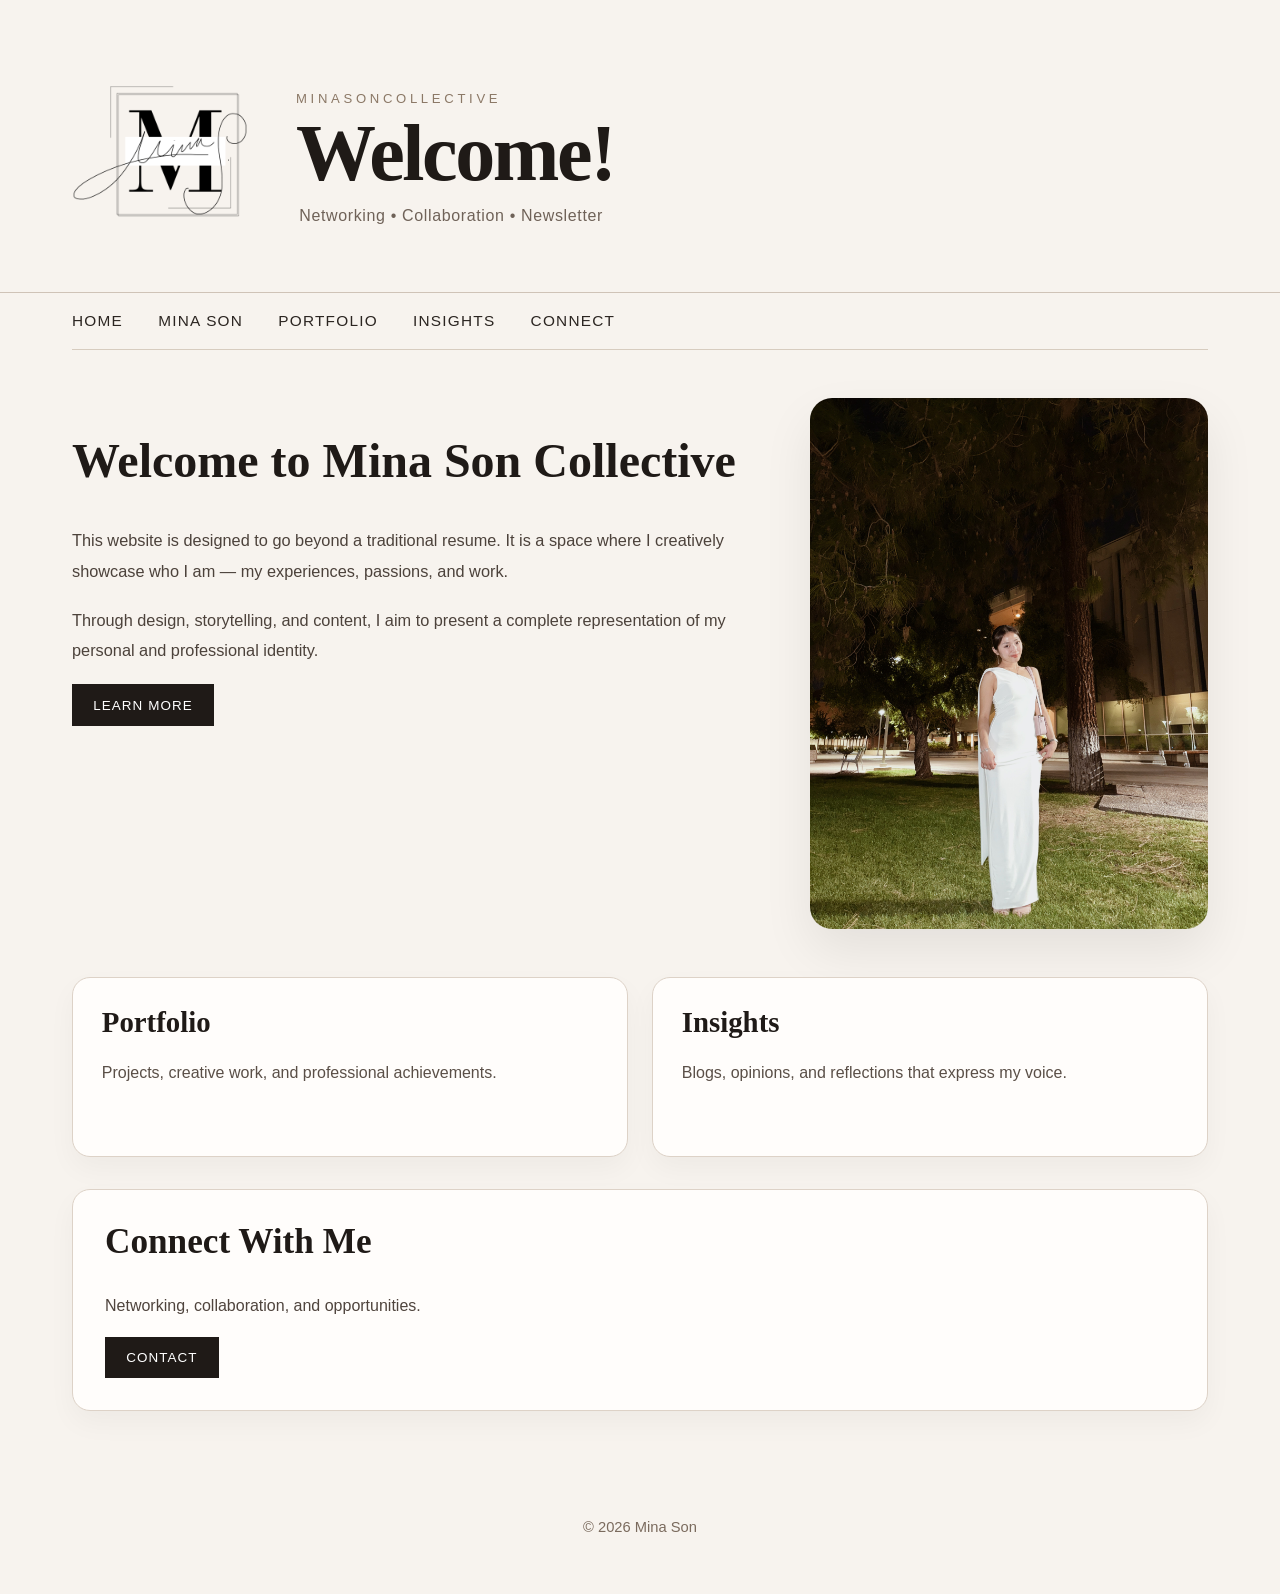
<file: index.html>
<!DOCTYPE html>
<html lang="en">
<head>
  <meta charset="UTF-8">
  <meta name="viewport" content="width=device-width, initial-scale=1.0">
  <meta name="description" content="Mina Son Collective personal portfolio website showcasing experiences, passions, creative identity, and professional growth.">
  <meta name="author" content="Mina Son">
  <title>MinaSonCollective</title>
  <link rel="stylesheet" href="style.css">
</head>

<body>
<div id="wrapper">

  <header>

    <div class="header-top">

      <a href="index.html" class="logo-link">
        <img src="M S C.png" alt="Mina Son Collective Logo" class="site-logo">
      </a>

     <div class="site-heading">
        <p class="brand">MinaSonCollective</p>
        <h1 class="title">Welcome!</h1>
        <p class="subtitle">Networking • Collaboration • Newsletter</p>
      </div>

    </div>

  </header>

  <nav>
    <ul>
      <li><a href="index.html">Home</a></li>
      <li><a href="minason.html">Mina Son</a></li>
      <li><a href="portfolio.html">Portfolio</a></li>
      <li><a href="insights.html">Insights</a></li>
      <li><a href="contact.html">Connect</a></li>
    </ul>
  </nav>

  <main>

    <section class="hero">
      <div class="hero-text">
        <h2>Welcome to Mina Son Collective</h2>
        <p>
          This website is designed to go beyond a traditional resume. It is a space
          where I creatively showcase who I am — my experiences, passions, and work.
        </p>
        <p>
          Through design, storytelling, and content, I aim to present a complete
          representation of my personal and professional identity.
        </p>
        <a href="minason.html" class="btn">Learn More</a>
      </div>

      <div class="hero-img">
        <img src="MINA SON.JPG" alt="Mina Son">
      </div>
    </section>

<section class="grid">

  <a href="portfolio.html" class="card">
    <h3>Portfolio</h3>
    <p>Projects, creative work, and professional achievements.</p>
  </a>

  <a href="insights.html" class="card">
    <h3>Insights</h3>
    <p>Blogs, opinions, and reflections that express my voice.</p>
  </a>
</section>
  </a>
</section>

    <section class="connect">
      <h2>Connect With Me</h2>
      <p>Networking, collaboration, and opportunities.</p>
      <a href="contact.html" class="btn dark">Contact</a>
    </section>

  </main>

  <footer>
    <p>© 2026 Mina Son</p>
  </footer>

</div>
</body>
</html>
<!-- Google tag (gtag.js) -->
<script async src="https://www.googletagmanager.com/gtag/js?id=G-ZM39Y5R1BN"></script>
<script>
  window.dataLayer = window.dataLayer || [];
  function gtag(){dataLayer.push(arguments);}
  gtag('js', new Date());

  gtag('config', 'G-ZM39Y5R1BN');
</script>
</file>
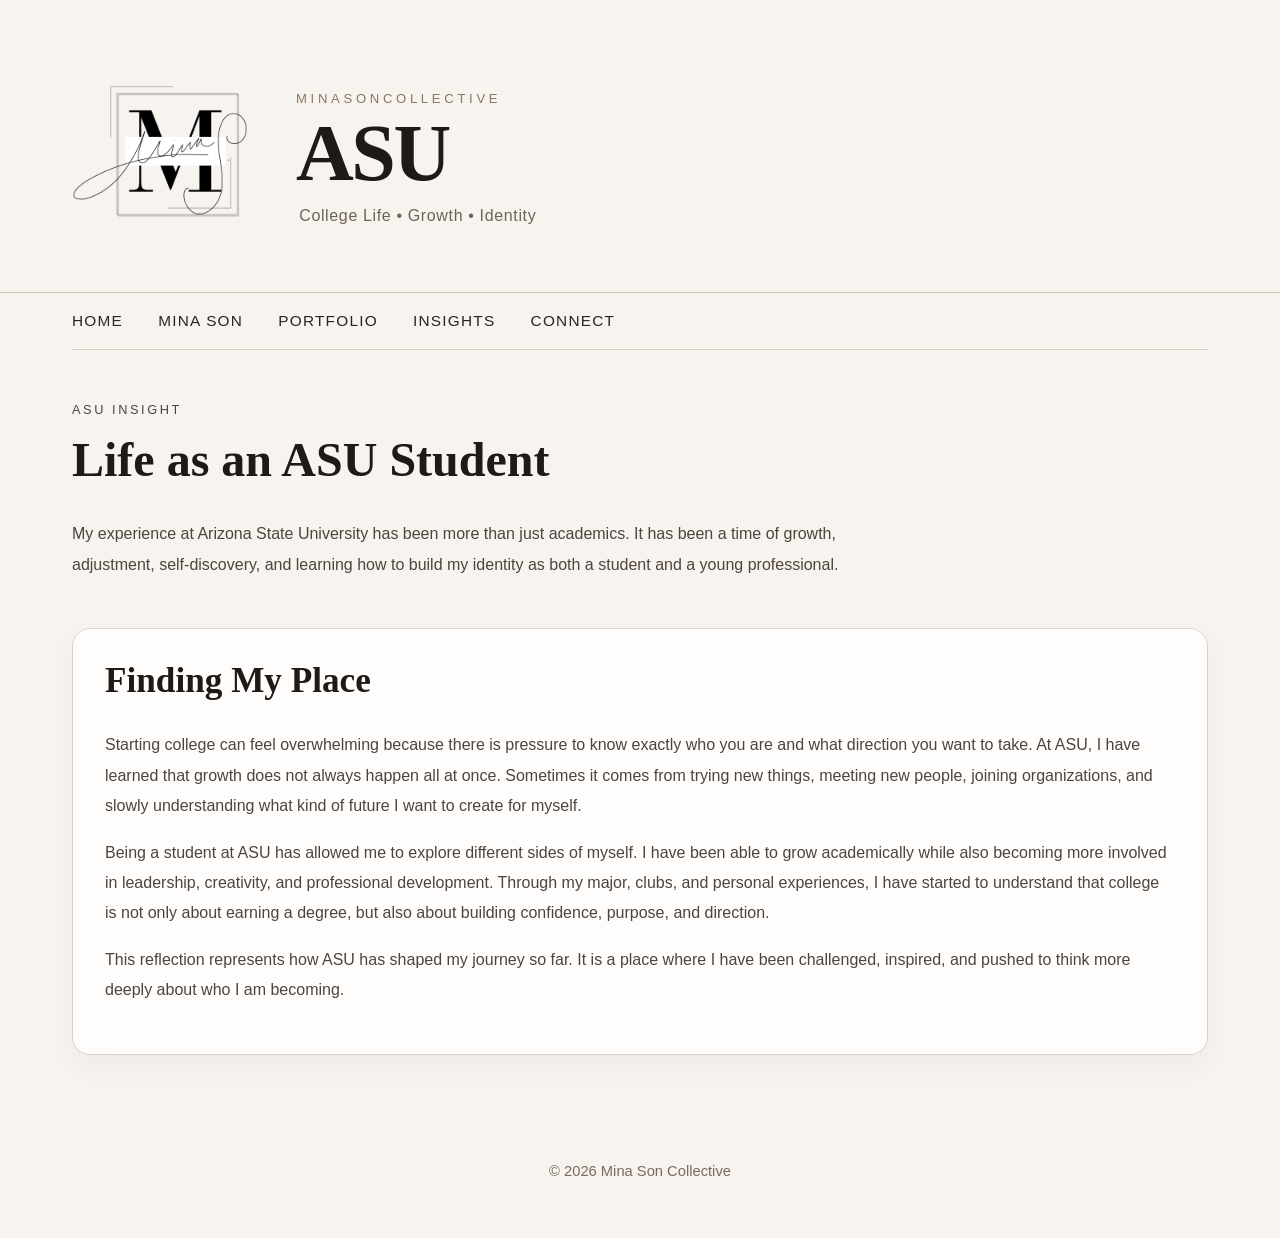
<file: asu.html>
<!DOCTYPE html>
<html lang="en">
<head>
  <meta charset="UTF-8">
  <meta name="viewport" content="width=device-width, initial-scale=1.0">
  <meta name="description" content="Reflection page about Mina Son's experiences, growth, and journey as a student at Arizona State University.">
  <meta name="author" content="Mina Son">
  <title>Life as an ASU Student | Mina Son Collective</title>
  <link rel="stylesheet" href="style.css">
</head>

<body>
<div id="wrapper">

  <header>
  <div class="header-top">

    <a href="index.html" class="logo-link">
      <img src="M S C.png" alt="Mina Son Collective Logo" class="site-logo">
    </a>
    <div class="site-heading">      
      <p class="brand">MinaSonCollective</p>
      <h1 class="title">ASU</h1>
      <p class="subtitle">College Life • Growth • Identity</p>
    </div>
  </div>
  </header>

  <nav>
    <ul>
      <li><a href="index.html">Home</a></li>
      <li><a href="minason.html">Mina Son</a></li>
      <li><a href="portfolio.html">Portfolio</a></li>
      <li><a href="insights.html">Insights</a></li>
      <li><a href="contact.html">Connect</a></li>
    </ul>
  </nav>

  <main>

    <section class="blog-intro">
      <p class="eyebrow">ASU Insight</p>
      <h2>Life as an ASU Student</h2>
      <p>
        My experience at Arizona State University has been more than just academics.
        It has been a time of growth, adjustment, self-discovery, and learning how to
        build my identity as both a student and a young professional.
      </p>
    </section>

    <section class="purpose">
      <h2>Finding My Place</h2>
      <p>
        Starting college can feel overwhelming because there is pressure to know exactly
        who you are and what direction you want to take. At ASU, I have learned that growth
        does not always happen all at once. Sometimes it comes from trying new things,
        meeting new people, joining organizations, and slowly understanding what kind of
        future I want to create for myself.
      </p>

      <p>
        Being a student at ASU has allowed me to explore different sides of myself. I have
        been able to grow academically while also becoming more involved in leadership,
        creativity, and professional development. Through my major, clubs, and personal
        experiences, I have started to understand that college is not only about earning a
        degree, but also about building confidence, purpose, and direction.
      </p>

      <p>
        This reflection represents how ASU has shaped my journey so far. It is a place where
        I have been challenged, inspired, and pushed to think more deeply about who I am
        becoming.
      </p>
    </section>

  </main>

  <footer>
    <p>© 2026 Mina Son Collective</p>
  </footer>

</div>
</body>
</html>
<!-- Google tag (gtag.js) -->
<script async src="https://www.googletagmanager.com/gtag/js?id=G-ZM39Y5R1BN"></script>
<script>
  window.dataLayer = window.dataLayer || [];
  function gtag(){dataLayer.push(arguments);}
  gtag('js', new Date());

  gtag('config', 'G-ZM39Y5R1BN');
</script>
</file>
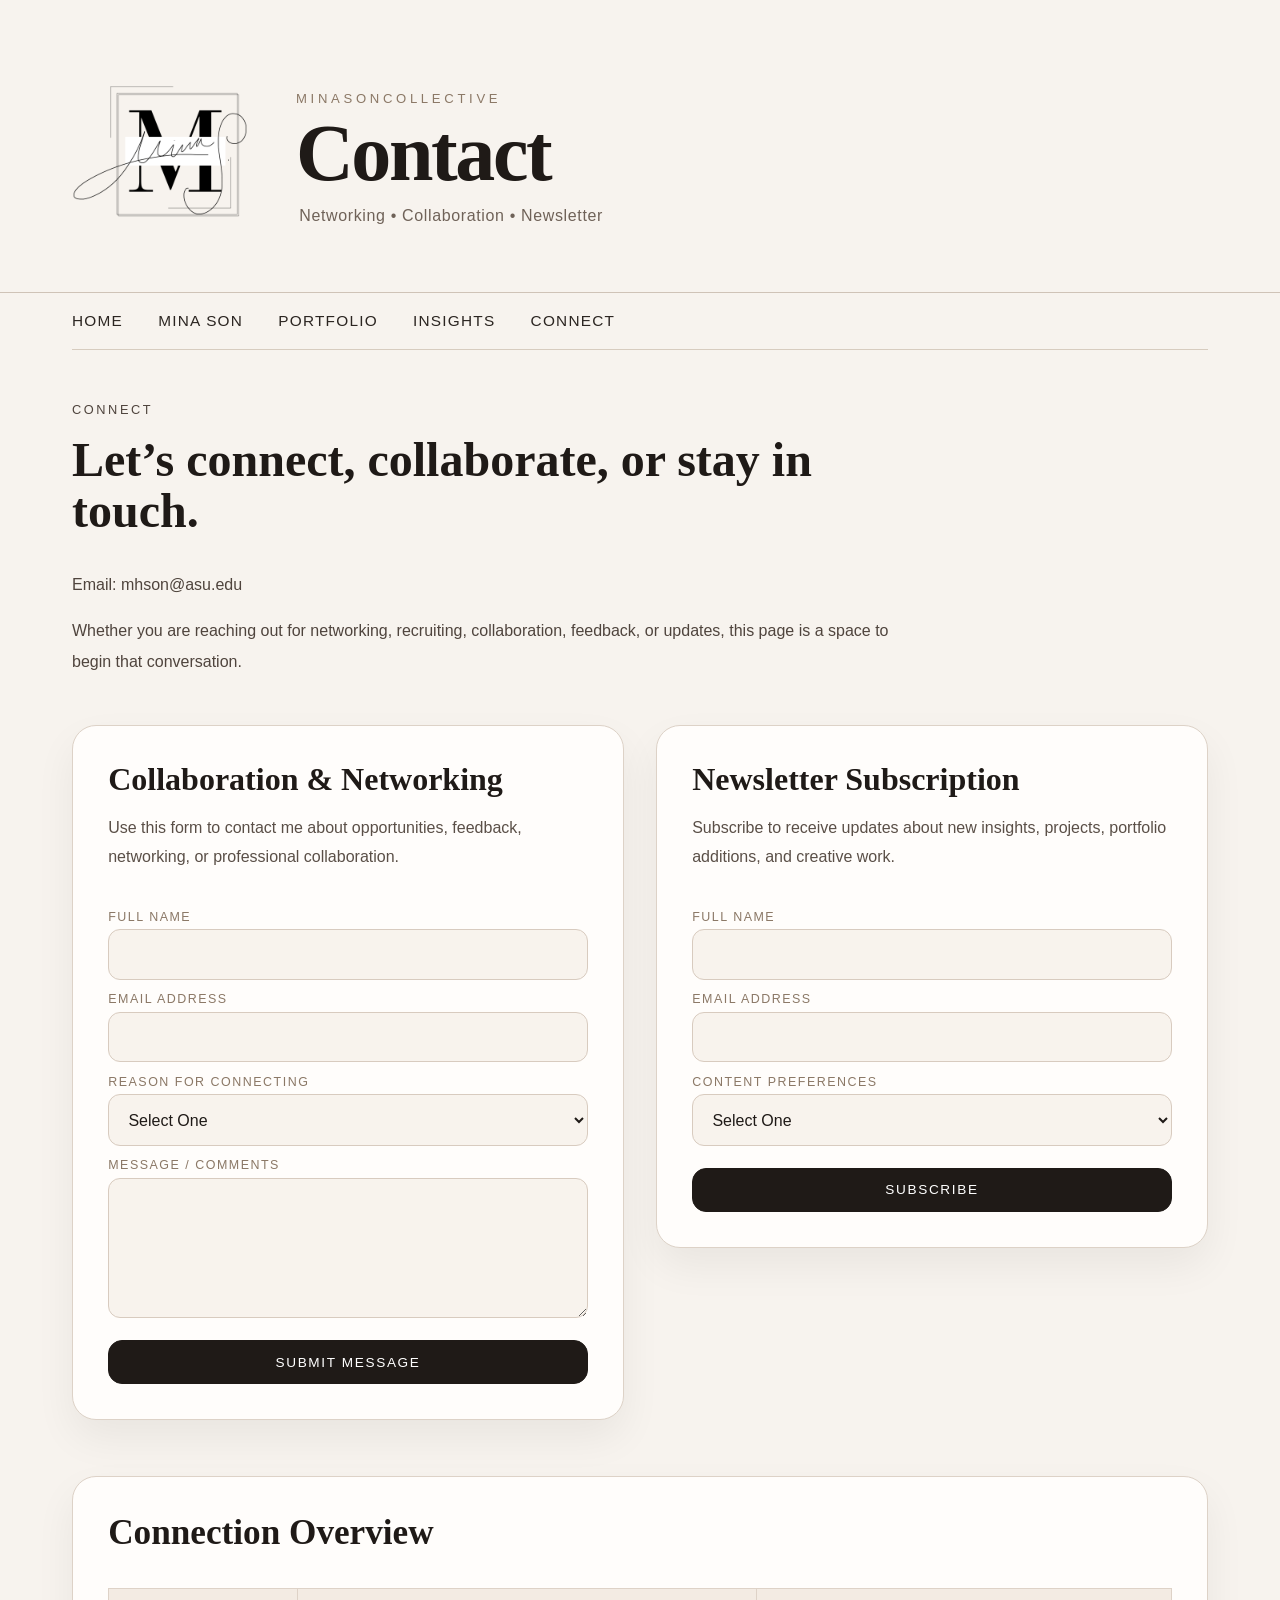
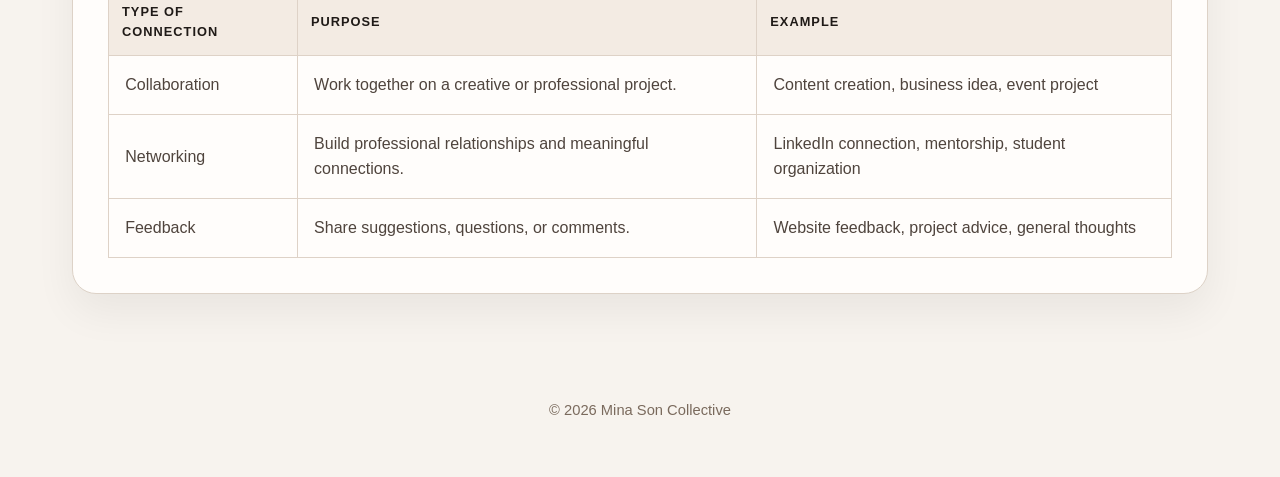
<file: contact.html>
<!DOCTYPE html>
<html lang="en">
<head>
  <meta charset="UTF-8">
  <meta name="viewport" content="width=device-width, initial-scale=1.0">
  <meta name="description" content="Connect with Mina Son for networking, collaboration, recruiting opportunities, feedback, and newsletter updates.">
  <meta name="author" content="Mina Son">
  <title>Connect | Mina Son Collective</title>
  <link rel="stylesheet" href="style.css">
</head>

<body>
<div id="wrapper">

  <header>

    <div class="header-top">

      <a href="index.html" class="logo-link">
        <img src="M S C.png" alt="Mina Son Collective Logo" class="site-logo">
      </a>

     <div class="site-heading">
        <p class="brand">MinaSonCollective</p>
        <h1 class="title">Contact</h1>
        <p class="subtitle">Networking • Collaboration • Newsletter</p>
      </div>

    </div>

  </header>

  <nav>
    <ul>
      <li><a href="index.html">Home</a></li>
      <li><a href="minason.html">Mina Son</a></li>
      <li><a href="portfolio.html">Portfolio</a></li>
      <li><a href="insights.html">Insights</a></li>
      <li><a href="contact.html">Connect</a></li>
    </ul>
  </nav>

  <main>

    <section class="connect-intro">
      <p class="eyebrow">Connect</p>
      <h2>Let’s connect, collaborate, or stay in touch.</h2>
      <p>Email: mhson@asu.edu</p>
      <p>
        Whether you are reaching out for networking, recruiting, collaboration,
        feedback, or updates, this page is a space to begin that conversation.
      </p>
    </section>

    <section class="connect-layout">

      <div class="connect-card">
        <h3>Collaboration & Networking</h3>
        <p>
          Use this form to contact me about opportunities, feedback, networking,
          or professional collaboration.
        </p>

        <form action="#">
          <label for="name">Full Name</label>
          <input type="text" id="name" name="name" required>

          <label for="email">Email Address</label>
          <input type="email" id="email" name="email" required>

          <label for="reason">Reason for Connecting</label>
          <select id="reason" name="reason" required>
            <option value="">Select One</option>
            <option value="collaboration">Collaboration</option>
            <option value="recruiting">Recruiting</option>
            <option value="networking">Networking</option>
            <option value="feedback">Feedback</option>
            <option value="other">Other</option>
          </select>

          <label for="message">Message / Comments</label>
          <textarea id="message" name="message" rows="6" required></textarea>

          <button type="submit">Submit Message</button>
        </form>
      </div>

      <div class="connect-card">
        <h3>Newsletter Subscription</h3>
        <p>
          Subscribe to receive updates about new insights, projects, portfolio
          additions, and creative work.
        </p>

        <form action="#">
          <label for="subname">Full Name</label>
          <input type="text" id="subname" name="subname" required>

          <label for="subemail">Email Address</label>
          <input type="email" id="subemail" name="subemail" required>

          <label for="preference">Content Preferences</label>
          <select id="preference" name="preference" required>
            <option value="">Select One</option>
            <option value="blog">Blog Updates</option>
            <option value="portfolio">Portfolio Updates</option>
            <option value="both">Both Blog and Portfolio Updates</option>
          </select>

          <button type="submit">Subscribe</button>
        </form>
      </div>

    </section>

    <section class="table-section">
      <h2>Connection Overview</h2>

      <table>
        <tr>
          <th>Type of Connection</th>
          <th>Purpose</th>
          <th>Example</th>
        </tr>

        <tr>
          <td>Collaboration</td>
          <td>Work together on a creative or professional project.</td>
          <td>Content creation, business idea, event project</td>
        </tr>

        <tr>
          <td>Networking</td>
          <td>Build professional relationships and meaningful connections.</td>
          <td>LinkedIn connection, mentorship, student organization</td>
        </tr>

        <tr>
          <td>Feedback</td>
          <td>Share suggestions, questions, or comments.</td>
          <td>Website feedback, project advice, general thoughts</td>
        </tr>
      </table>
    </section>

  </main>

  <footer>
    <p>© 2026 Mina Son Collective</p>
  </footer>

</div>
</body>
</html>
<!-- Google tag (gtag.js) -->
<script async src="https://www.googletagmanager.com/gtag/js?id=G-ZM39Y5R1BN"></script>
<script>
  window.dataLayer = window.dataLayer || [];
  function gtag(){dataLayer.push(arguments);}
  gtag('js', new Date());

  gtag('config', 'G-ZM39Y5R1BN');
</script>
<!-- Google tag (gtag.js) -->
<script async src="https://www.googletagmanager.com/gtag/js?id=G-ZM39Y5R1BN"></script>
<script>
  window.dataLayer = window.dataLayer || [];
  function gtag(){dataLayer.push(arguments);}
  gtag('js', new Date());

  gtag('config', 'G-ZM39Y5R1BN');
</script>
</file>
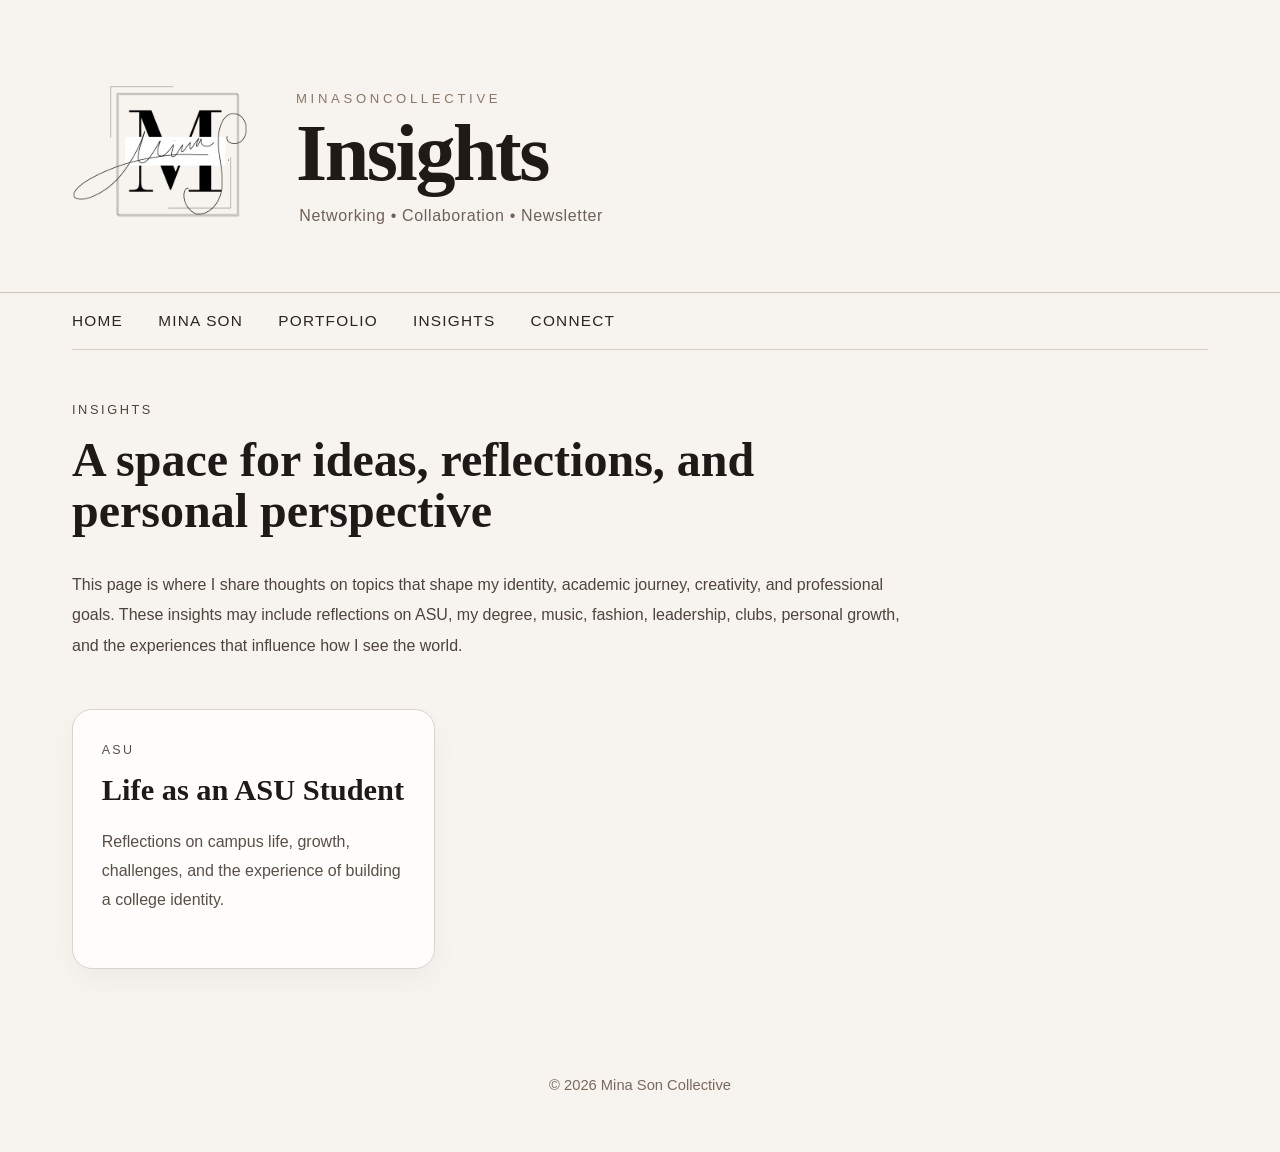
<file: insights.html>
<!DOCTYPE html>
<html lang="en">
<head>
  <meta charset="UTF-8">
  <meta name="viewport" content="width=device-width, initial-scale=1.0">
  <meta name="description" content="Insights and reflections by Mina Son on ASU, AI in Business, creativity, leadership, fashion, music, and personal growth.">
  <meta name="author" content="Mina Son">
  <title>Insights | Mina Son Collective</title>
  <link rel="stylesheet" href="style.css">
</head>

<body>
<div id="wrapper">

  <header>

    <div class="header-top">

      <a href="index.html" class="logo-link">
        <img src="M S C.png" alt="Mina Son Collective Logo" class="site-logo">
      </a>

     <div class="site-heading">
        <p class="brand">MinaSonCollective</p>
        <h1 class="title">Insights</h1>
        <p class="subtitle">Networking • Collaboration • Newsletter</p>
      </div>

    </div>

  </header>

  <nav>
    <ul>
      <li><a href="index.html">Home</a></li>
      <li><a href="minason.html">Mina Son</a></li>
      <li><a href="portfolio.html">Portfolio</a></li>
      <li><a href="insights.html">Insights</a></li>
      <li><a href="contact.html">Connect</a></li>
    </ul>
  </nav>

  <main>

    <section class="blog-intro">
      <p class="eyebrow">Insights</p>
      <h2>A space for ideas, reflections, and personal perspective</h2>
      <p>
        This page is where I share thoughts on topics that shape my identity, academic journey,
        creativity, and professional goals. These insights may include reflections on ASU, my degree,
        music, fashion, leadership, clubs, personal growth, and the experiences that influence how I see the world.
      </p>
    </section>

    <section class="insight-grid">

      <a href="asu.html" class="insight-card">
        <p class="insight-category">ASU</p>
        <h3>Life as an ASU Student</h3>
        <p>
          Reflections on campus life, growth, challenges, and the experience of building a college identity.
        </p>
      </a>


    </section>

  </main>

  <footer>
    <p>© 2026 Mina Son Collective</p>
  </footer>

</div>
</body>
</html>
<!-- Google tag (gtag.js) -->
<script async src="https://www.googletagmanager.com/gtag/js?id=G-ZM39Y5R1BN"></script>
<script>
  window.dataLayer = window.dataLayer || [];
  function gtag(){dataLayer.push(arguments);}
  gtag('js', new Date());

  gtag('config', 'G-ZM39Y5R1BN');
</script>
</file>
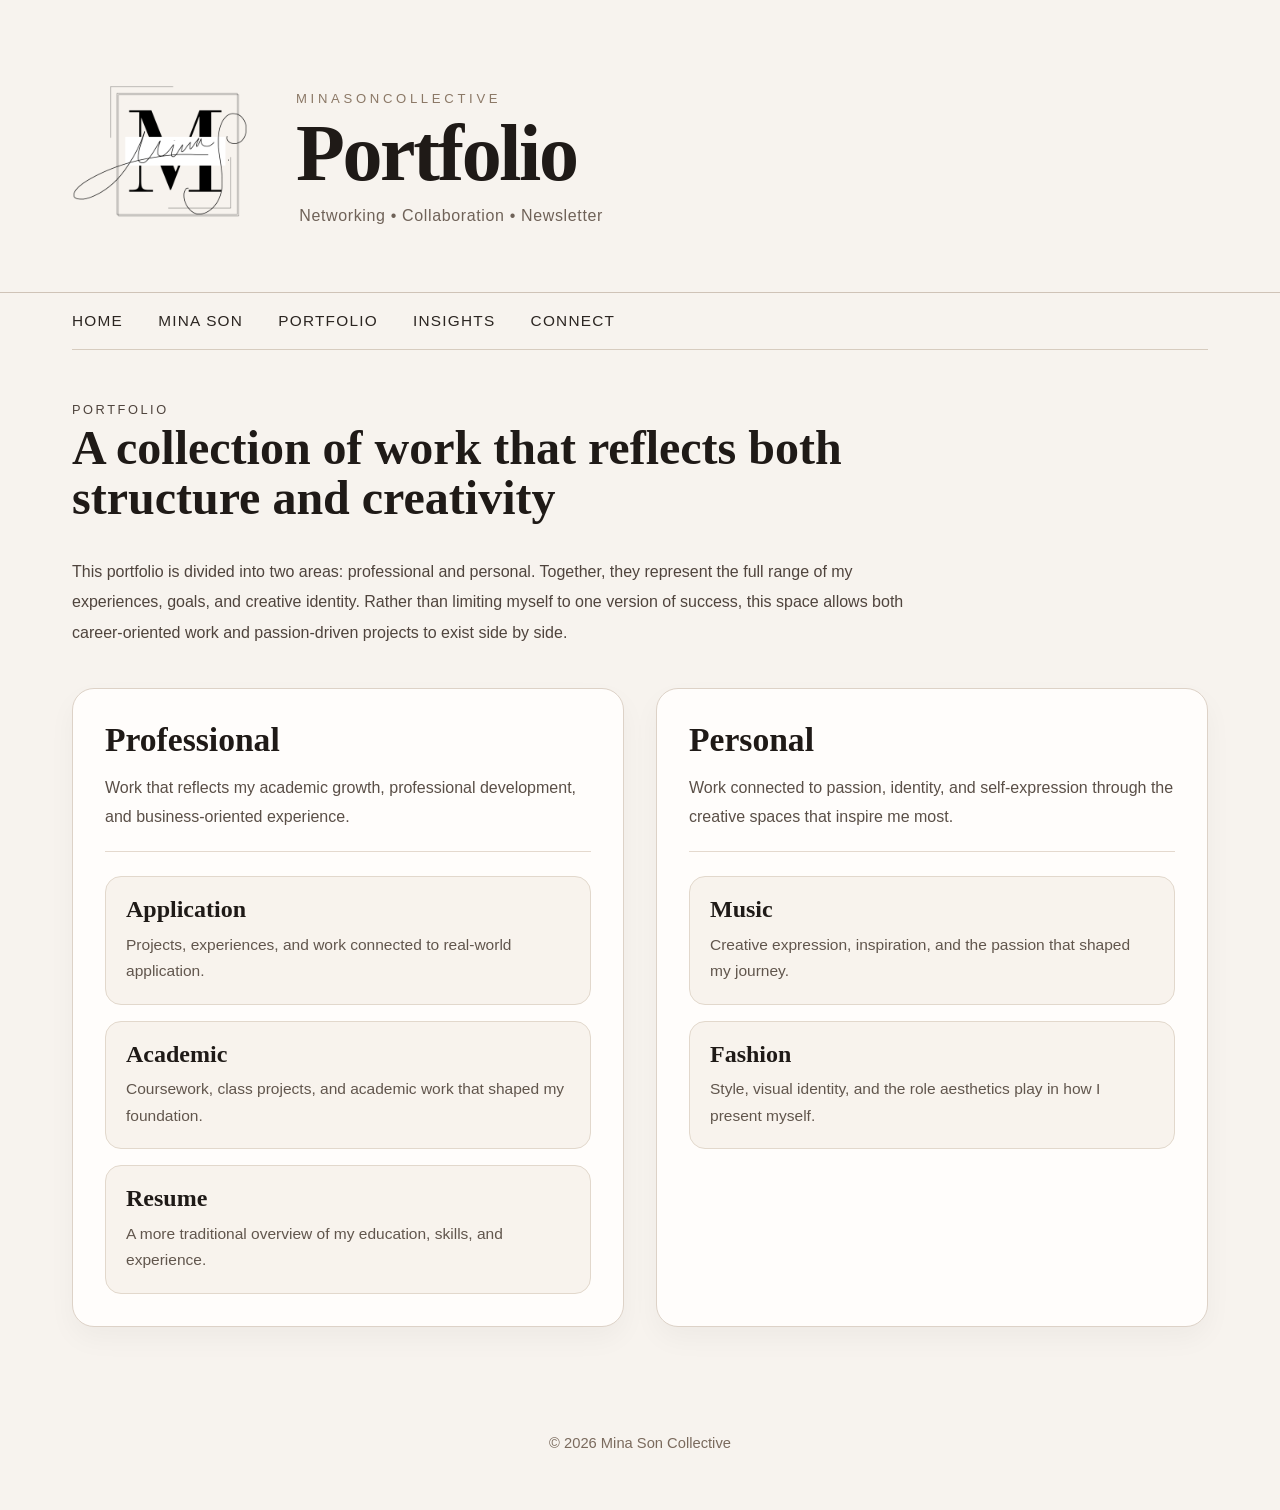
<file: portfolio.html>
<!DOCTYPE html>
<html lang="en">
<head>
  <meta charset="UTF-8">
  <meta name="viewport" content="width=device-width, initial-scale=1.0">
  <meta name="description" content="Portfolio page for Mina Son Collective showcasing professional projects, academic work, resumes, music, and fashion.">
  <meta name="author" content="Mina Son">
  <title>Portfolio | Mina Son Collective</title>
  <link rel="stylesheet" href="style.css">
</head>

<body>
<div id="wrapper">

  <header>

    <div class="header-top">

      <a href="index.html" class="logo-link">
        <img src="M S C.png" alt="Mina Son Collective Logo" class="site-logo">
      </a>

     <div class="site-heading">
        <p class="brand">MinaSonCollective</p>
        <h1 class="title">Portfolio</h1>
        <p class="subtitle">Networking • Collaboration • Newsletter</p>
      </div>

    </div>

  </header>


  <nav>
    <ul>
      <li><a href="index.html">Home</a></li>
      <li><a href="minason.html">Mina Son</a></li>
      <li><a href="portfolio.html">Portfolio</a></li>
      <li><a href="insights.html">Insights</a></li>
      <li><a href="contact.html">Connect</a></li>
    </ul>
  </nav>

  <main>
    <section class="portfolio-intro">
      <p class="eyebrow">Portfolio</p>
      <h2>A collection of work that reflects both structure and creativity</h2>
      <p>
        This portfolio is divided into two areas: professional and personal. Together,
        they represent the full range of my experiences, goals, and creative identity.
        Rather than limiting myself to one version of success, this space allows both
        career-oriented work and passion-driven projects to exist side by side.
      </p>
    </section>

    <section class="portfolio-split">

      <article class="portfolio-column">
        <div class="portfolio-header-block">
          <h3>Professional</h3>
          <p>
            Work that reflects my academic growth, professional development,
            and business-oriented experience.
          </p>
        </div>

        <div class="portfolio-links">
          <a href="application.html" class="portfolio-link-box">
            <span class="link-title">Application</span>
            <span class="link-text">Projects, experiences, and work connected to real-world application.</span>
          </a>

          <a href="academic.html" class="portfolio-link-box">
            <span class="link-title">Academic</span>
            <span class="link-text">Coursework, class projects, and academic work that shaped my foundation.</span>
          </a>

          <a href="resume.html" class="portfolio-link-box">
            <span class="link-title">Resume</span>
            <span class="link-text">A more traditional overview of my education, skills, and experience.</span>
          </a>
        </div>
      </article>

      <article class="portfolio-column">
        <div class="portfolio-header-block">
          <h3>Personal</h3>
          <p>
            Work connected to passion, identity, and self-expression through
            the creative spaces that inspire me most.
          </p>
        </div>

        <div class="portfolio-links">
          <a href="music.html" class="portfolio-link-box">
            <span class="link-title">Music</span>
            <span class="link-text">Creative expression, inspiration, and the passion that shaped my journey.</span>
          </a>

          <a href="fashion.html" class="portfolio-link-box">
            <span class="link-title">Fashion</span>
            <span class="link-text">Style, visual identity, and the role aesthetics play in how I present myself.</span>
          </a>
        </div>
      </article>

    </section>
  </main>

  <footer>
    <p>© 2026 Mina Son Collective</p>
  </footer>

</div>
</body>
</html>
<!-- Google tag (gtag.js) -->
<script async src="https://www.googletagmanager.com/gtag/js?id=G-ZM39Y5R1BN"></script>
<script>
  window.dataLayer = window.dataLayer || [];
  function gtag(){dataLayer.push(arguments);}
  gtag('js', new Date());

  gtag('config', 'G-ZM39Y5R1BN');
</script>
</file>
<file: style.css>
* {
  box-sizing: border-box;
}

body {
  margin: 0;
  background: #f7f3ee;
  color: #1f1a17;
  font-family: Arial, Helvetica, sans-serif;
}

#wrapper {
  width: 100%;
  margin: 0 auto;
}

/* Header */
header {
  padding: 3.5em 4.5em 2em 4.5em;
  border-bottom: 1px solid #cfc3b7;
  background: #f7f3ee;
}

.site-heading {
  max-width: 900px;
}

.brand {
  margin: 0 0 0.7em 0;
  font-size: 0.82rem;
  letter-spacing: 0.28em;
  text-transform: uppercase;
  color: #8b7866;
}

.title {
  margin: 0;
  font-family: "Times New Roman", Times, serif;
  font-size: 5rem;
  font-weight: 600;
  line-height: 0.95;
  letter-spacing: -0.03em;
  color: #1f1a17;
}

.subtitle {
  margin: 1em 0 0 0.2em;
  font-size: 1rem;
  color: #6f6258;
  letter-spacing: 0.04em;
}

/* Navigation */
nav {
  padding: 0 4.5em;
  background: #f7f3ee;
}

nav ul {
  list-style: none;
  margin: 0;
  padding: 1.2em 0;
  display: flex;
  gap: 2.2em;
  border-bottom: 1px solid #d7ccbf;
}

nav a {
  text-decoration: none;
  color: #2b2521;
  font-size: 0.96rem;
  letter-spacing: 0.08em;
  text-transform: uppercase;
}

nav a:hover {
  color: #9d7d62;
}

/* Main */
main {
  padding: 3em 4.5em 4em 4.5em;
}

/* Index page hero */
.hero {
  display: flex;
  gap: 4em;
  align-items: flex-start;
  margin-bottom: 3em;
}

.hero-text {
  flex: 1.15;
}

.hero-text h2 {
  margin-top: 0.8em;
  font-family: "Times New Roman", Times, serif;
  font-size: 3rem;
  font-weight: 600;
  line-height: 1;
}

.hero-text p {
  margin: 0 0 1.1em 0;
  font-size: 1.02rem;
  line-height: 1.9;
  color: #4c423b;
}

.hero-img,
.hero-image {
  flex: 0 0 35%;
}

.hero-img img,
.hero-image img {
  width: 100%;
  display: block;
  border-radius: 22px;
  object-fit: cover;
  box-shadow: 0 22px 50px rgba(0, 0, 0, 0.08);
}

/* Buttons */
.btn,
.button {
  display: inline-block;
  padding: 0.9em 1.5em;
  border: 1px solid #1f1a17;
  background: #1f1a17;
  color: #ffffff;
  text-decoration: none;
  text-transform: uppercase;
  letter-spacing: 0.08em;
  font-size: 0.84rem;
  transition: all 0.2s ease;
}

.btn:hover,
.button:hover {
  background: transparent;
  color: #1f1a17;
}

/* Cards */
.grid {
  display: flex;
  gap: 1.5em;
  margin: 2.2em 0 0 0;
}

.card {
  flex: 1;
  display: block;
  text-decoration: none;
  color: #1f1a17;
  background: #fffdfb;
  border: 1px solid #ddd2c7;
  border-radius: 18px;
  padding: 1.8em;
  min-height: 180px;
  box-shadow: 0 12px 28px rgba(0, 0, 0, 0.04);
  transition: transform 0.2s ease, box-shadow 0.2s ease;
}

.card h3 {
  margin: 0 0 0.7em 0;
  font-family: "Times New Roman", Times, serif;
  font-size: 1.8rem;
  font-weight: 600;
}

.card p {
  margin: 0;
  line-height: 1.8;
  color: #5a4f47;
}

.card:hover {
  transform: translateY(-4px);
  box-shadow: 0 18px 36px rgba(0, 0, 0, 0.08);
}

/* Purpose / connect */
.purpose,
.connect {
  margin-top: 2em;
  padding: 2em;
  background: #fffdfb;
  border: 1px solid #ddd2c7;
  border-radius: 18px;
  box-shadow: 0 12px 28px rgba(0, 0, 0, 0.04);
}

.purpose h2,
.connect h2,
main h2 {
  margin-top: 0;
  font-family: "Times New Roman", Times, serif;
  font-size: 2.2rem;
  font-weight: 600;
}

.purpose p,
.connect p,
main p {
  line-height: 1.9;
  color: #4f443d;
}

/* Mina page */
.mina-hero {
  display: flex;
  gap: 4em;
  align-items: flex-start;
}

.mina-copy {
  flex: 1.5;
  max-width: 760px;
}

.eyebrow {
  margin: 0 0 1em 0;
  text-transform: uppercase;
  letter-spacing: 0.2em;
  font-size: 0.8rem;
  color: #9a846f;
}

.mina-copy h2 {
  margin: 0 0 0.8em 0;
  font-family: "Times New Roman", Times, serif;
  font-size: 3.2rem;
  font-weight: 600;
  line-height: 1.02;
}

.mina-copy p {
  margin: 0 0 1.25em 0;
  font-size: 1.03rem;
  line-height: 1.95;
  color: #4f443d;
}

.mina-photo-panel {
  flex: 0 0 34%;
  position: sticky;
  top: 2em;
}

.mina-photo-frame {
  background: #ede4da;
  padding: 1em;
  border-radius: 26px;
  box-shadow: 0 22px 50px rgba(0, 0, 0, 0.08);
}

.mina-photo-frame img {
  display: block;
  width: 100%;
  height: auto;
  border-radius: 18px;
  object-fit: cover;
}

.photo-caption {
  margin-top: 1em;
  font-size: 0.92rem;
  line-height: 1.7;
  color: #7a6a5d;
}

/* Footer */
footer {
  padding: 2em 4.5em 3em 4.5em;
  text-align: center;
  color: #7a6a5d;
  font-size: 0.92rem;
}

/* Responsive */
@media (max-width: 1100px) {
  .title {
    font-size: 4rem;
  }

  .mina-hero,
  .hero {
    gap: 2.5em;
  }
}

@media (max-width: 900px) {
  header,
  nav,
  main,
  footer {
    padding-left: 2em;
    padding-right: 2em;
  }

  .hero,
  .mina-hero {
    flex-direction: column;
  }

  .mina-photo-panel {
    position: static;
    width: 100%;
  }

  .grid {
    flex-direction: column;
  }

  nav ul {
    flex-wrap: wrap;
    gap: 1.2em 1.5em;
  }
}

@media (max-width: 600px) {
  .title {
    font-size: 2.9rem;
  }

  .hero-text h2,
  .mina-copy h2,
  .purpose h2,
  .connect h2,
  main h2 {
    font-size: 2.1rem;
  }

  header,
  nav,
  main,
  footer {
    padding-left: 1.2em;
    padding-right: 1.2em;
  }

  nav ul {
    flex-direction: column;
    gap: 0.8em;
  }

  .card {
    min-height: auto;
  }
}

/* Portfolio page */
.portfolio-intro {
  max-width: 850px;
  margin-bottom: 2.5em;
}

.portfolio-intro h2 {
  margin: 0 0 0.7em 0;
  font-family: "Times New Roman", Times, serif;
  font-size: 3rem;
  font-weight: 600;
  line-height: 1.05;
}

.portfolio-intro p {
  margin: 0;
  line-height: 1.9;
  color: #4f443d;
}

.portfolio-split {
  display: flex;
  gap: 2em;
  align-items: stretch;
}

.portfolio-column {
  flex: 1;
  background: #fffdfb;
  border: 1px solid #ddd2c7;
  border-radius: 22px;
  padding: 2em;
  box-shadow: 0 12px 28px rgba(0, 0, 0, 0.04);
}

.portfolio-header-block {
  margin-bottom: 1.5em;
  padding-bottom: 1.2em;
  border-bottom: 1px solid #e4d9ce;
}

.portfolio-header-block h3 {
  margin: 0 0 0.45em 0;
  font-family: "Times New Roman", Times, serif;
  font-size: 2.1rem;
  font-weight: 600;
  color: #1f1a17;
}

.portfolio-header-block p {
  margin: 0;
  line-height: 1.8;
  color: #5a4f47;
}

.portfolio-links {
  display: flex;
  flex-direction: column;
  gap: 1em;
}

.portfolio-link-box {
  display: block;
  text-decoration: none;
  color: #1f1a17;
  background: #f8f3ed;
  border: 1px solid #e2d8cc;
  border-radius: 16px;
  padding: 1.2em 1.25em;
  transition: transform 0.2s ease, box-shadow 0.2s ease, back-ground 0.2s ease;
}

.portfolio-link-box:hover {
  transform: translateY(-3px);
  box-shadow: 0 14px 26px rgba(0, 0, 0, 0.06);
  background: #f3ebe3;
}

.link-title {
  display: block;
  margin-bottom: 0.35em;
  font-family: "Times New Roman", Times, serif;
  font-size: 1.5rem;
  font-weight: 600;
}

.link-text {
  display: block;
  line-height: 1.7;
  color: #61564d;
  font-size: 0.97rem;
}

@media (max-width: 900px) {
  .portfolio-split {
    flex-direction: column;
  }

  .portfolio-intro h2 {
    font-size: 2.3rem;
  }
}
/* Blog-style application page */
.blog-intro {
  max-width: 850px;
  margin-bottom: 3em;
}

.blog-intro h2 {
  margin: 0 0 0.7em 0;
  font-family: "Times New Roman", Times, serif;
  font-size: 3rem;
  font-weight: 600;
  line-height: 1.05;
}

.blog-intro p {
  line-height: 1.9;
  color: #4f443d;
}

.blog-post {
  display: flex;
  align-items: center;
  gap: 3em;
  margin-bottom: 4em;
  padding: 2em;
  background: #fffdfb;
  border: 1px solid #ddd2c7;
  border-radius: 24px;
  box-shadow: 0 14px 32px rgba(0, 0, 0, 0.04);
}

.blog-post.reverse {
  flex-direction: row-reverse;
}

.blog-image {
  flex: 1;
}

.blog-image img {
  width: 100%;
  display: block;
  border-radius: 18px;
  object-fit: cover;
  box-shadow: 0 18px 36px rgba(0, 0, 0, 0.08);
  transition: transform 0.2s ease;
}

.blog-image img:hover {
  transform: scale(1.02);
}

.blog-text {
  flex: 1;
}

.blog-text h3 {
  margin: 0 0 0.7em 0;
  font-family: "Times New Roman", Times, serif;
  font-size: 2.2rem;
  font-weight: 600;
}

.blog-text p {
  line-height: 1.9;
  color: #4f443d;
}

/* Click-to-enlarge image effect */
.lightbox {
  display: none;
  position: fixed;
  z-index: 999;
  padding: 3em;
  left: 0;
  top: 0;
  width: 100%;
  height: 100%;
  background: rgba(31, 26, 23, 0.88);
  align-items: center;
  justify-content: center;
}

.lightbox:target {
  display: flex;
}

.lightbox img {
  max-width: 85%;
  max-height: 85%;
  border-radius: 18px;
  box-shadow: 0 24px 60px rgba(0, 0, 0, 0.4);
}

.close {
  position: absolute;
  top: 1em;
  right: 1.5em;
  color: #ffffff;
  font-size: 3rem;
  text-decoration: none;
}

/* Mobile layout */
@media (max-width: 900px) {
  .blog-post,
  .blog-post.reverse {
    flex-direction: column;
  }

  .blog-intro h2 {
    font-size: 2.3rem;
  }
}
/* Video styling */
.blog-video {
  flex: 1;
}

.blog-video video {
  width: 70%;
  border-radius: 18px;
  box-shadow: 0 18px 36px rgba(0,0,0,0.08);
}
/* Insights Page */
.insight-grid {
  display: grid;
  grid-template-columns: repeat(3, 1fr);
  gap: 1.5em;
  margin-top: 2.5em;
}

.insight-card {
  display: block;
  text-decoration: none;
  color: #1f1a17;
  background: #fffdfb;
  border: 1px solid #ddd2c7;
  border-radius: 20px;
  padding: 1.8em;
  min-height: 260px;
  box-shadow: 0 12px 28px rgba(0, 0, 0, 0.04);
  transition: transform 0.2s ease, box-shadow 0.2s ease;
}

.insight-card:hover {
  transform: translateY(-5px);
  box-shadow: 0 18px 36px rgba(0, 0, 0, 0.08);
}

.insight-category {
  margin: 0 0 1em 0;
  font-size: 0.78rem;
  letter-spacing: 0.18em;
  text-transform: uppercase;
  color: #9a846f;
}

.insight-card h3 {
  margin: 0 0 0.7em 0;
  font-family: "Times New Roman", Times, serif;
  font-size: 1.9rem;
  font-weight: 600;
  line-height: 1.1;
}

.insight-card p {
  line-height: 1.8;
  color: #5a4f47;
}

@media (max-width: 1000px) {
  .insight-grid {
    grid-template-columns: repeat(2, 1fr);
  }
}

@media (max-width: 650px) {
  .insight-grid {
    grid-template-columns: 1fr;
  }
}
/* CONTACT PAGE */

.connect-intro {
  max-width: 850px;
  margin-bottom: 3em;
}

.connect-intro h2 {
  margin: 0 0 0.7em 0;
  font-family: "Times New Roman", Times, serif;
  font-size: 3rem;
  font-weight: 600;
  line-height: 1.05;
}

.connect-intro p {
  line-height: 1.9;
  color: #4f443d;
}

.connect-layout {
  display: grid;
  grid-template-columns: 1fr 1fr;
  gap: 2em;
  align-items: start;
}

.connect-card {
  background: #fffdfb;
  border: 1px solid #ddd2c7;
  border-radius: 24px;
  padding: 2.2em;
  box-shadow: 0 18px 42px rgba(0, 0, 0, 0.06);
}

.connect-card h3 {
  margin: 0 0 0.5em 0;
  font-family: "Times New Roman", Times, serif;
  font-size: 2rem;
  font-weight: 600;
  color: #1f1a17;
}

.connect-card p {
  margin-bottom: 1.6em;
  line-height: 1.8;
  color: #5a4f47;
}

.connect-card form {
  display: flex;
  flex-direction: column;
}

.connect-card label {
  margin-top: 1em;
  margin-bottom: 0.45em;
  font-size: 0.78rem;
  letter-spacing: 0.12em;
  text-transform: uppercase;
  color: #8b7866;
}

.connect-card input,
.connect-card select,
.connect-card textarea {
  width: 100%;
  padding: 0.95em;
  border: 1px solid #d8cbbf;
  border-radius: 12px;
  background: #f8f3ed;
  font-family: Arial, Helvetica, sans-serif;
  font-size: 1rem;
  color: #1f1a17;
}

.connect-card textarea {
  resize: vertical;
}

.connect-card input:focus,
.connect-card select:focus,
.connect-card textarea:focus {
  outline: none;
  border-color: #9d7d62;
  background: #ffffff;
}

.connect-card button {
  margin-top: 1.6em;
  padding: 1em;
  border: 1px solid #1f1a17;
  border-radius: 14px;
  background: #1f1a17;
  color: #ffffff;
  font-size: 0.85rem;
  letter-spacing: 0.12em;
  text-transform: uppercase;
  cursor: pointer;
  transition: all 0.2s ease;
}

.connect-card button:hover {
  background: transparent;
  color: #1f1a17;
}

/* TABLE SECTION */

.table-section {
  margin-top: 3.5em;
  background: #fffdfb;
  border: 1px solid #ddd2c7;
  border-radius: 24px;
  padding: 2.2em;
  box-shadow: 0 18px 42px rgba(0, 0, 0, 0.06);
}

.table-section h2 {
  margin: 0 0 1em 0;
  font-family: "Times New Roman", Times, serif;
  font-size: 2.2rem;
  font-weight: 600;
}

table {
  width: 100%;
  border-collapse: collapse;
  overflow: hidden;
}

th,
td {
  border: 1px solid #ded2c7;
  padding: 1em;
  text-align: left;
  line-height: 1.6;
}

th {
  background: #f3ebe3;
  color: #1f1a17;
  text-transform: uppercase;
  font-size: 0.8rem;
  letter-spacing: 0.08em;
}

td {
  background: #fffdfb;
  color: #4f443d;
}

@media (max-width: 900px) {
  .connect-layout {
    grid-template-columns: 1fr;
  }

  .connect-intro h2 {
    font-size: 2.3rem;
  }
}
/* HEADER LOGO */

.header-top {
  display: flex;
  align-items: center;
  gap: 1.5em;
}

.logo-link {
  display: inline-block;
}

.site-logo {
  width: 200px;
  height: auto;
  object-fit: contain;
}

/* Mobile */
@media (max-width: 700px) {

  .header-top {
    flex-direction: column;
    align-items: flex-start;
  }

  .site-logo {
    width: 100px;
  }

}
.social-links {
  margin-top: 1.2em;
  display: flex;
  flex-direction: column;
  gap: 0.8em;
}

.social-item {
  display: flex;
  align-items: center;
  gap: 0.7em;
}

.social-item span {
  font-weight: 600;
  color: #5a4f47;
}

.social-item a {
  text-decoration: none;
  padding: 0.7em 1em;
  border: 1px solid #1f1a17;
  border-radius: 10px;
  color: #1f1a17;
  transition: all 0.2s ease;
}

.social-item a:hover {
  background: #1f1a17;
  color: white;
}
.connect-email {
  margin-top: 3em;
  padding: 2em;
  background: #fffdfb;
  border: 1px solid #ddd2c7;
  border-radius: 22px;
  box-shadow: 0 12px 28px rgba(0,0,0,0.04);
}

.connect-email h2 {
  margin-top: 0;
  font-family: "Times New Roman", Times, serif;
  font-size: 2rem;
}

.connect-email p {
  margin: 0;
  font-size: 1.05rem;
  color: #4f443d;
}
</file>
